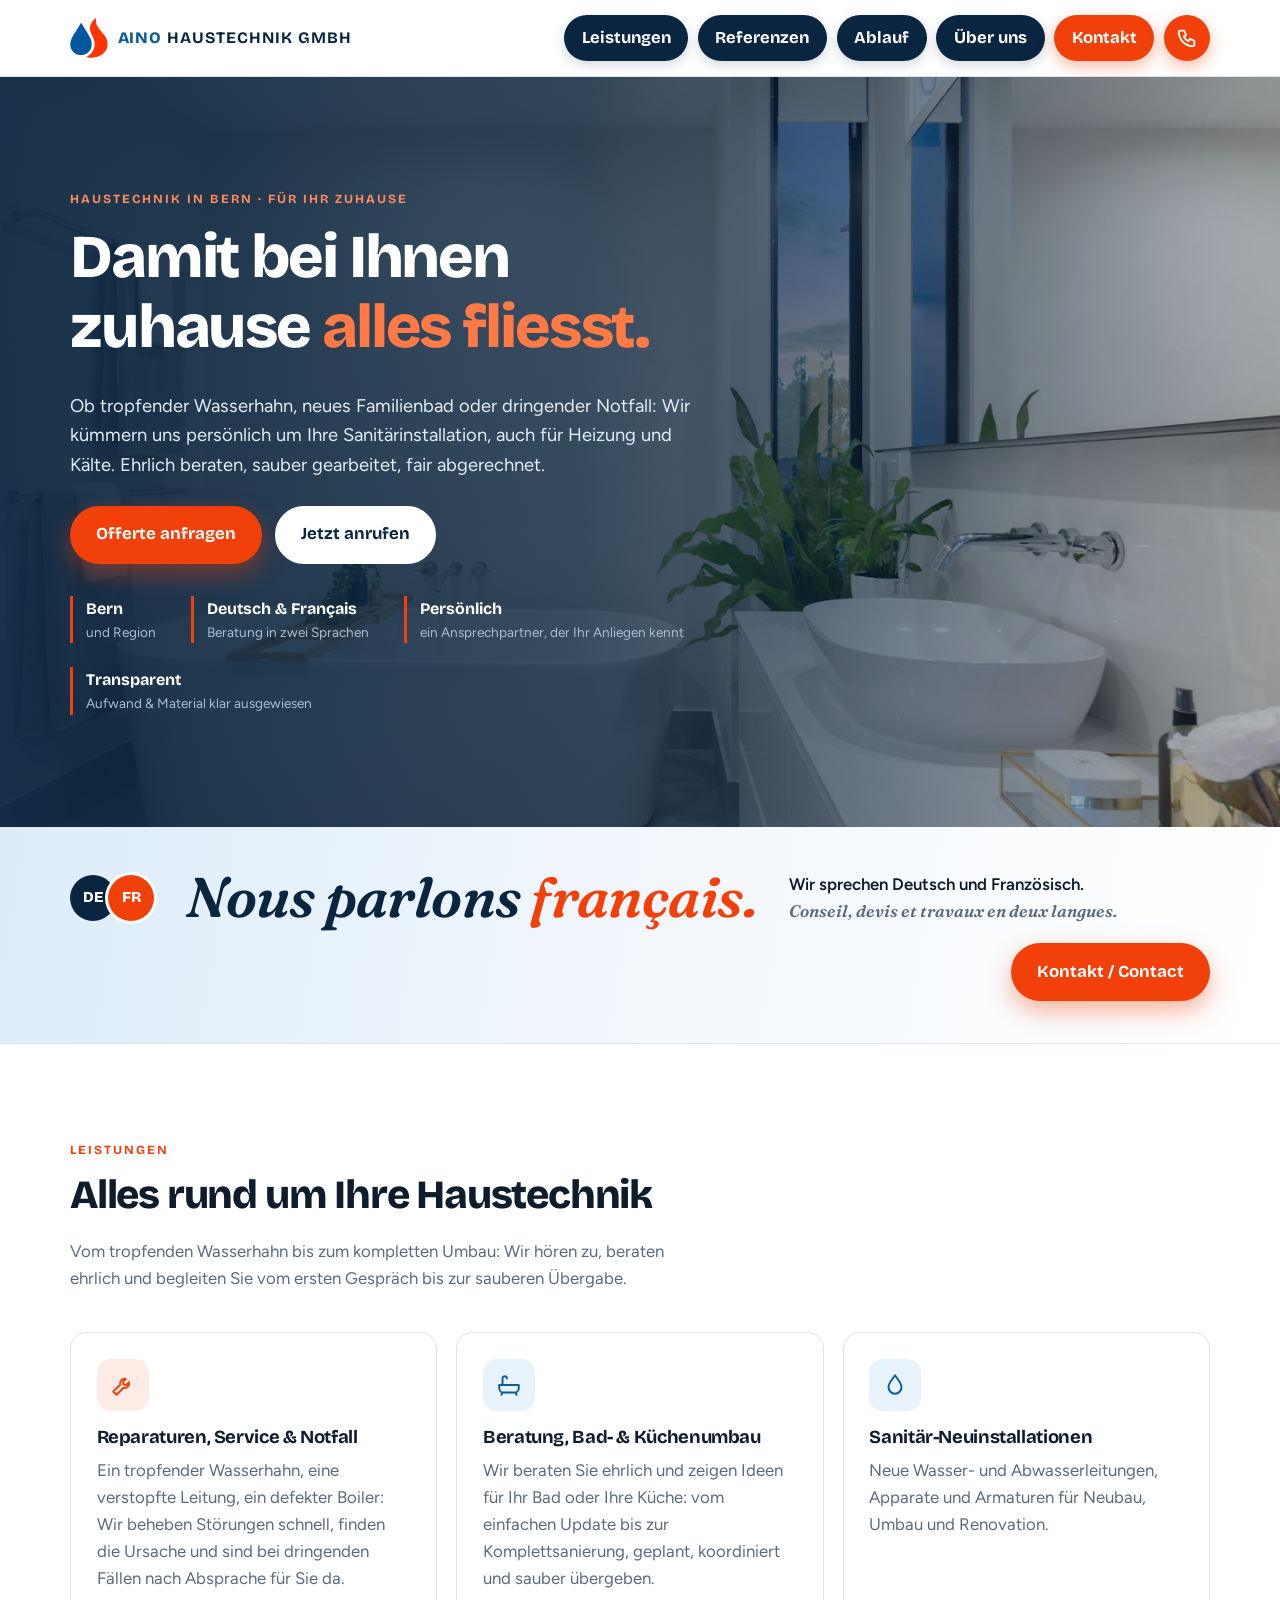
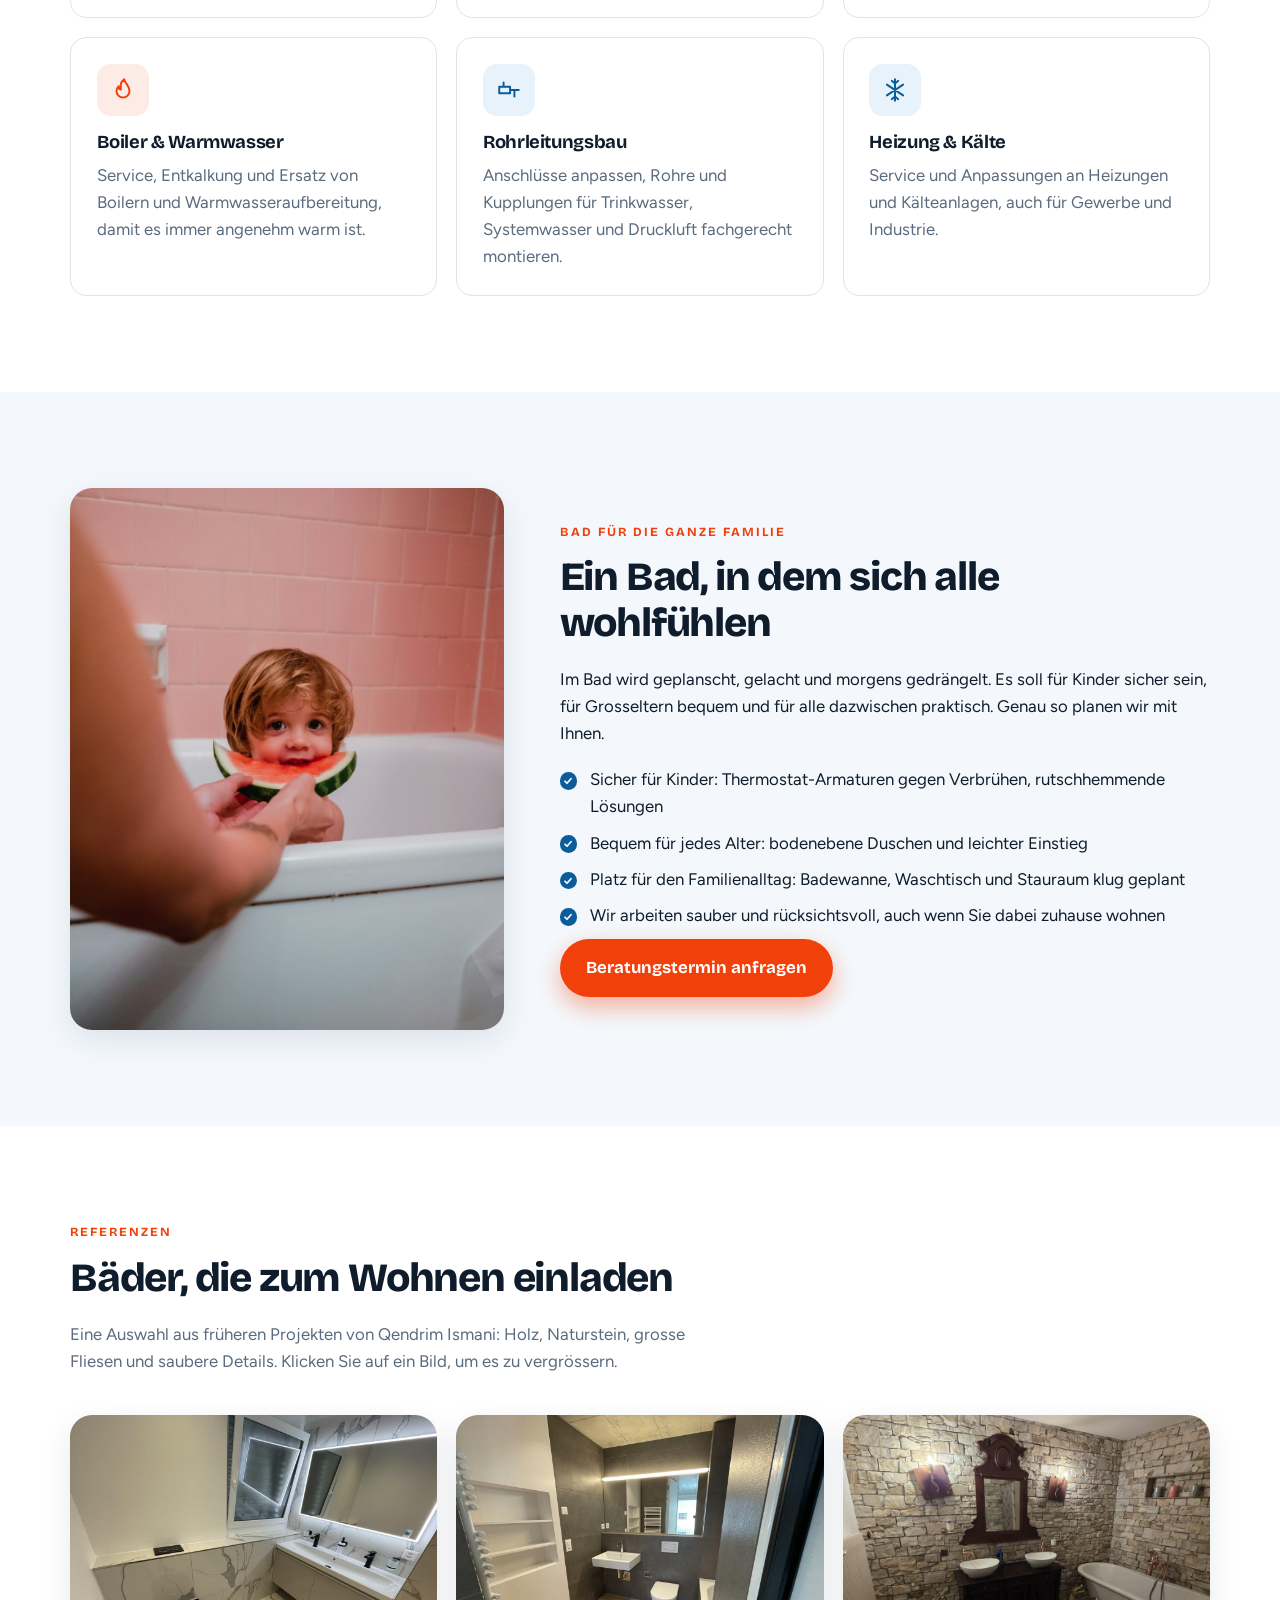
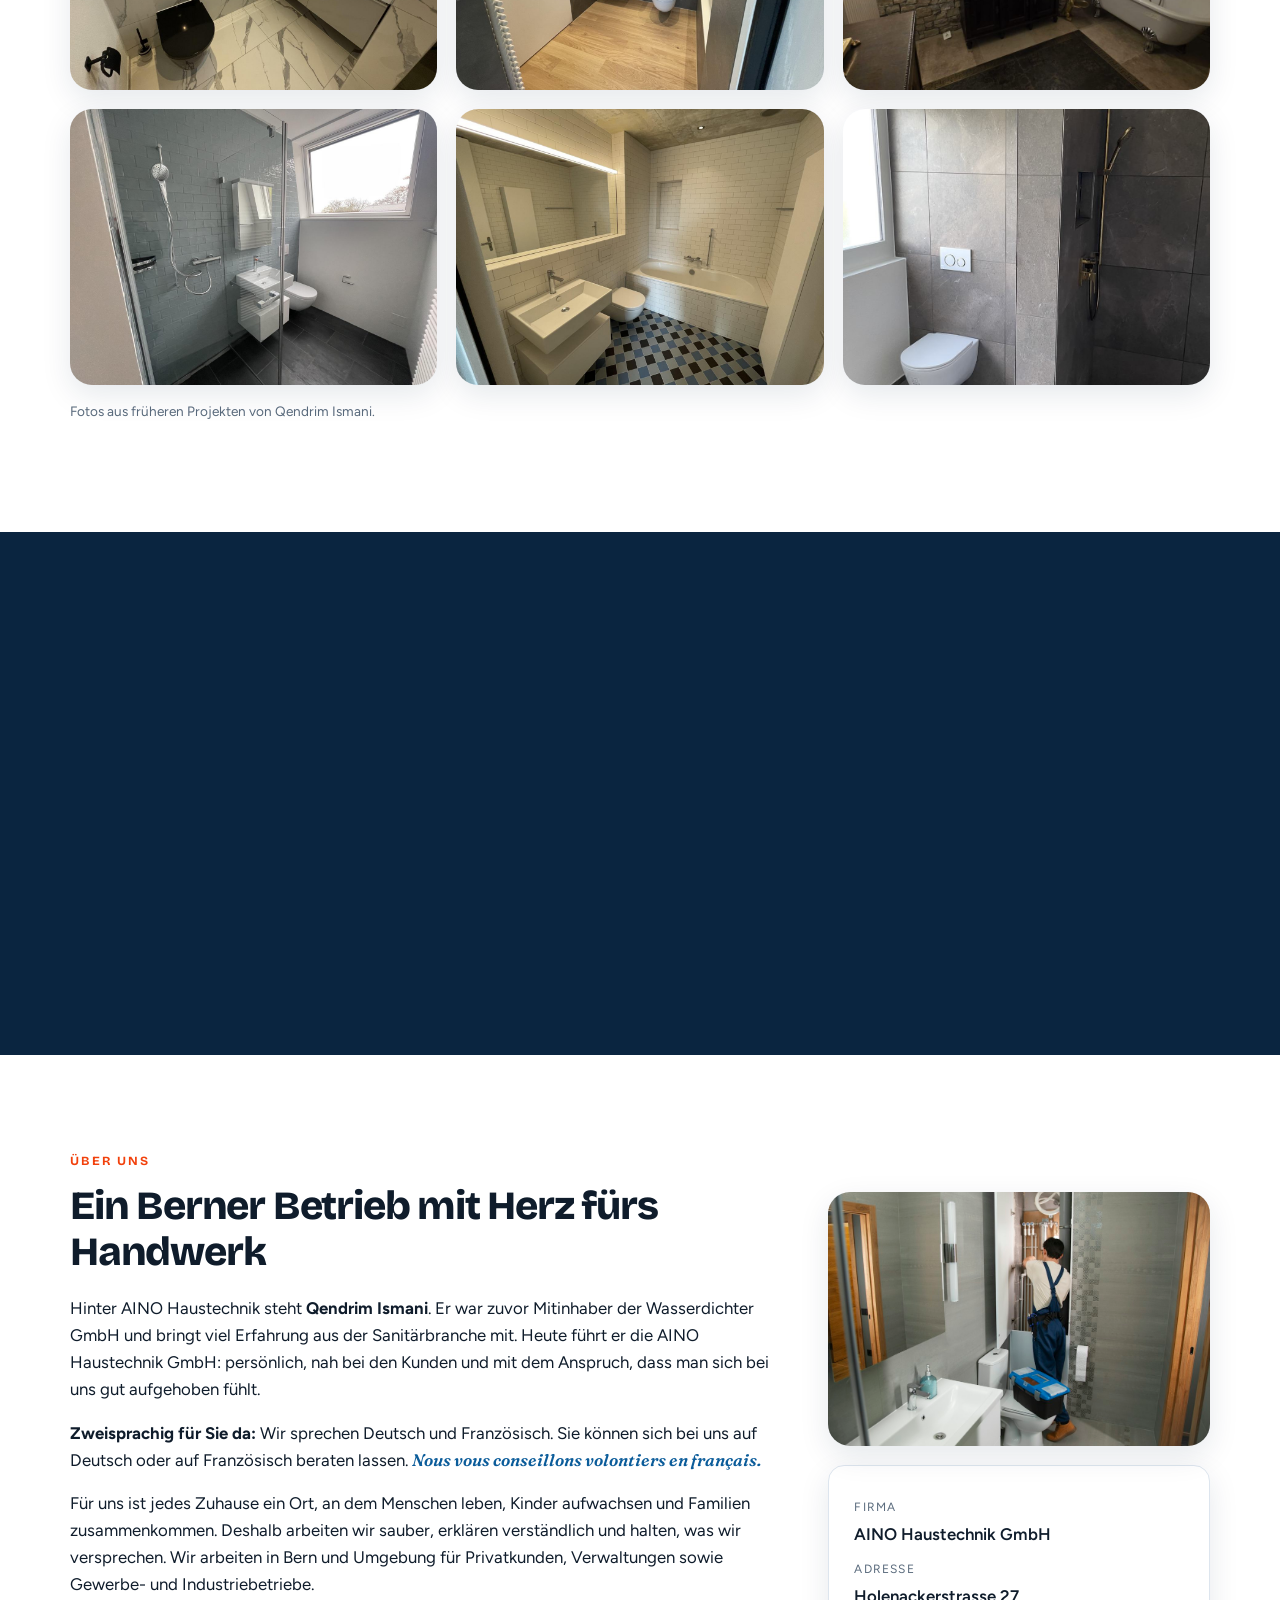
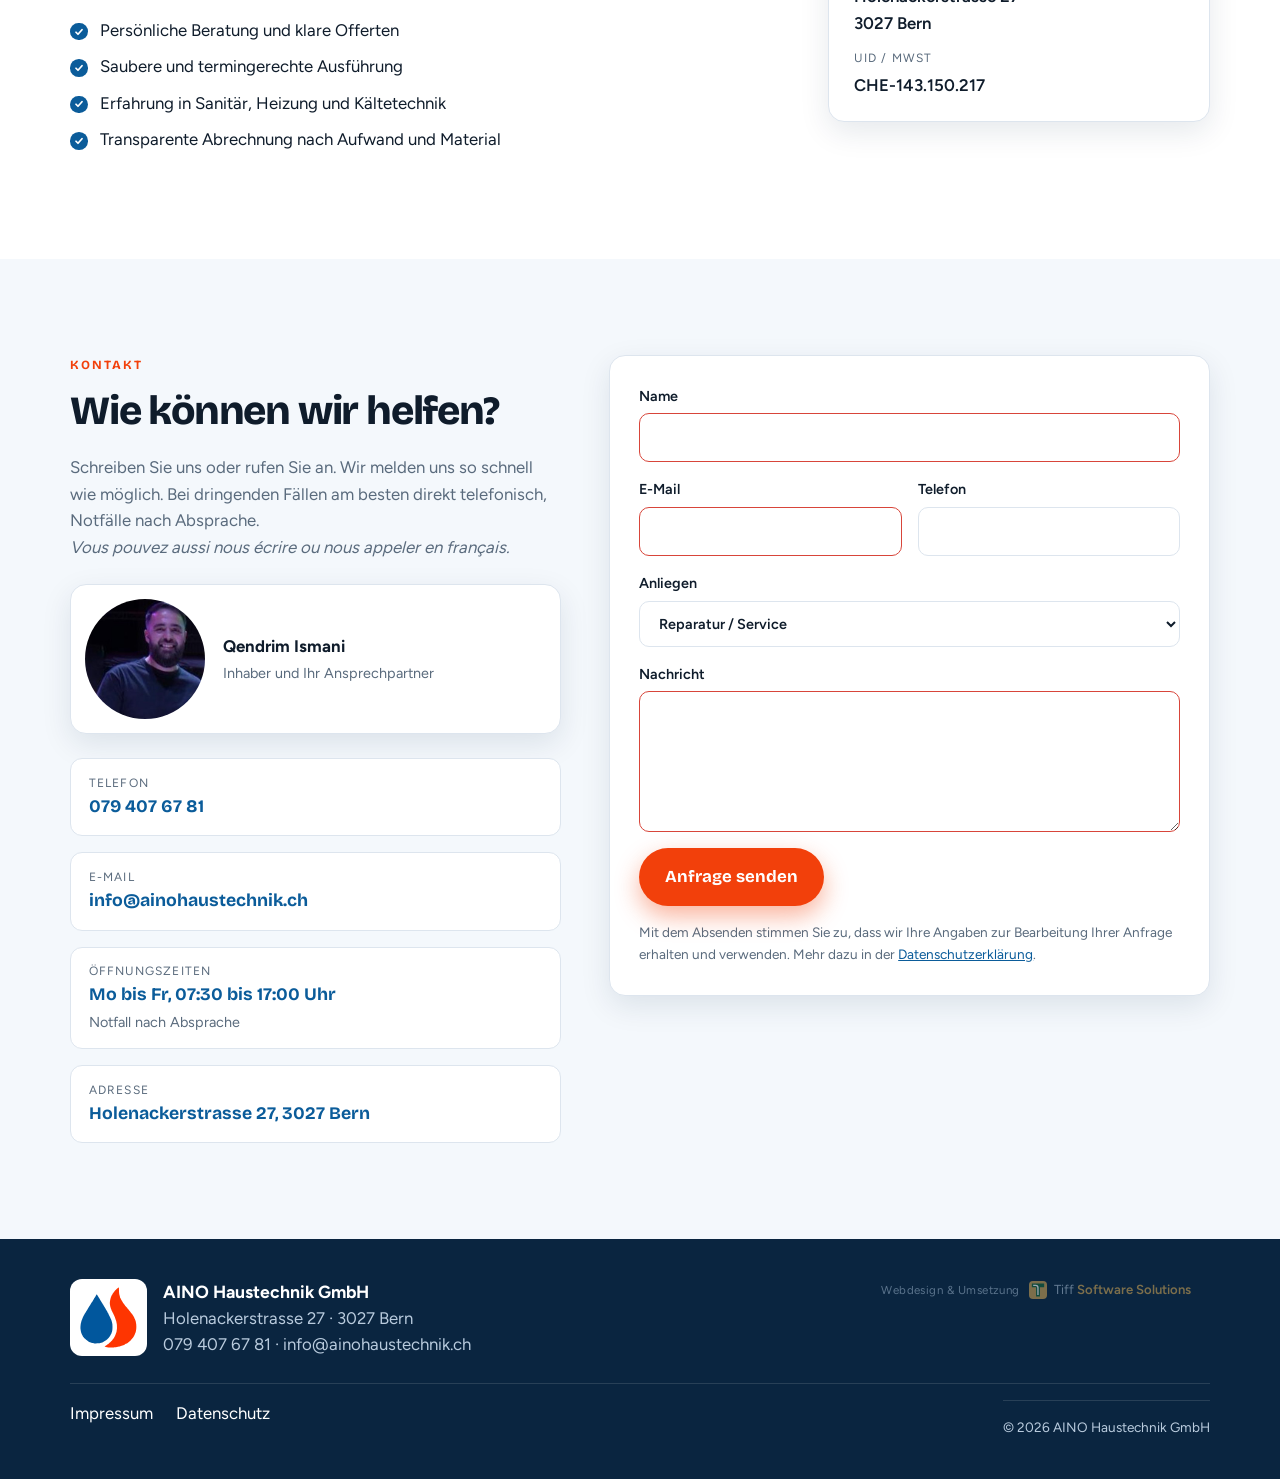
<file: index.html>
<!doctype html>
<html lang="de-CH">
<head>
<meta charset="utf-8">
<meta name="viewport" content="width=device-width, initial-scale=1">
<title>AINO Haustechnik GmbH – Sanitär, Heizung &amp; Kälte in Bern</title>
<meta name="description" content="AINO Haustechnik GmbH in Bern: Sanitär, Service, Umbau und Installation sowie Heizungs- und Kälteanlagen. Schnell, sauber, zuverlässig.">
<meta name="theme-color" content="#0a2540">
<link rel="canonical" href="https://ainohaustechnik.ch/">
<meta name="google-site-verification" content="8uuzMAc9fvc6Ovo-XEJW25BfplLQBhF3u_XENrbtjGo">
<meta property="og:type" content="website">
<meta property="og:locale" content="de_CH">
<meta property="og:url" content="https://ainohaustechnik.ch/">
<meta property="og:site_name" content="AINO Haustechnik GmbH">
<meta property="og:title" content="AINO Haustechnik GmbH – Bern">
<meta property="og:description" content="Sanitär, Service, Umbau sowie Heizung und Kälte in Bern.">
<meta property="og:image" content="https://ainohaustechnik.ch/assets/hero-bad.jpg">
<link rel="icon" type="image/svg+xml" href="assets/logo-symbol.svg?v=3">
<link rel="icon" type="image/png" href="assets/favicon.png?v=3">
<link rel="apple-touch-icon" href="assets/apple-touch-icon.png?v=3">
<script>document.documentElement.classList.add("js")</script>
<link rel="preload" as="image" href="assets/hero-bad.jpg" fetchpriority="high">
<link rel="preload" as="font" type="font/woff2" href="assets/fonts/bricolage-grotesque-latin-800-normal.woff2" crossorigin>
<link rel="preload" as="font" type="font/woff2" href="assets/fonts/figtree-latin-400-normal.woff2" crossorigin>
<link rel="stylesheet" href="style.css?v=9">
<script type="application/ld+json">
{
  "@context": "https://schema.org",
  "@type": "Plumber",
  "name": "AINO Haustechnik GmbH",
  "url": "https://ainohaustechnik.ch",
  "email": "info@ainohaustechnik.ch",
  "telephone": "+41794076781",
  "knowsLanguage": ["de", "fr"],
  "openingHoursSpecification": [{
    "@type": "OpeningHoursSpecification",
    "dayOfWeek": ["Monday", "Tuesday", "Wednesday", "Thursday", "Friday"],
    "opens": "07:30",
    "closes": "17:00"
  }],
  "address": {
    "@type": "PostalAddress",
    "streetAddress": "Holenackerstrasse 27",
    "postalCode": "3027",
    "addressLocality": "Bern",
    "addressCountry": "CH"
  }
}
</script>
</head>
<body>

<a class="skip" href="#inhalt">Zum Inhalt springen</a>

<header class="site-header" id="top">
  <div class="wrap header-inner">
    <a class="brand" href="#top" aria-label="AINO Haustechnik GmbH – Startseite">
      <img src="assets/logo-symbol.svg?v=3" alt="" width="38" height="40">
      <span class="brand-text"><strong>AINO</strong> HAUSTECHNIK GMBH</span>
    </a>
    <button class="nav-toggle" aria-expanded="false" aria-controls="nav" aria-label="Menü öffnen"><span></span><span></span><span></span></button>
    <nav id="nav" class="nav" aria-label="Hauptnavigation">
      <a href="#leistungen">Leistungen</a>
      <a href="#referenzen">Referenzen</a>
      <a href="#ablauf">Ablauf</a>
      <a href="#ueber-uns">Über uns</a>
      <a href="#kontakt">Kontakt</a>
      <a class="nav-phone" href="tel:+41794076781" aria-label="Anrufen: 079 407 67 81" title="079 407 67 81"><svg viewBox="0 0 24 24" aria-hidden="true"><path d="M5 4h4l2 5-2.500 1.500a11 11 0 0 0 5 5L15 13l5 2v4a2 2 0 0 1-2 2A16 16 0 0 1 3 6a2 2 0 0 1 2-2Z"/></svg></a>
    </nav>
  </div>
</header>

<main id="inhalt">

  <section class="hero hero-bg">
    <div class="wrap hero-grid hero-single">
      <div class="hero-copy">
        <p class="eyebrow">Haustechnik in Bern · für Ihr Zuhause</p>
        <h1>Damit bei Ihnen zuhause <span class="hl">alles fliesst.</span></h1>
        <p class="lead">Ob tropfender Wasserhahn, neues Familienbad oder dringender Notfall: Wir kümmern uns persönlich um Ihre Sanitärinstallation, auch für Heizung und Kälte. Ehrlich beraten, sauber gearbeitet, fair abgerechnet.</p>
        <div class="cta-row">
          <a class="btn btn-accent" href="#kontakt">Offerte anfragen</a>
          <a class="btn btn-ghost" href="tel:+41794076781">Jetzt anrufen</a>
        </div>
        <ul class="hero-facts">
          <li><strong>Bern</strong><span>und Region</span></li>
          <li><strong>Deutsch &amp; Français</strong><span>Beratung in zwei Sprachen</span></li>
          <li><strong>Persönlich</strong><span>ein Ansprechpartner, der Ihr Anliegen kennt</span></li>
          <li><strong>Transparent</strong><span>Aufwand &amp; Material klar ausgewiesen</span></li>
        </ul>
      </div>
      </div>
  </section>

  <section class="lang-band" aria-label="Sprachen / Langues">
    <div class="wrap lang-inner">
      <div class="lang-chips" aria-hidden="true"><span class="chip chip-de">DE</span><span class="chip chip-fr">FR</span></div>
      <p class="lang-fr" lang="fr">Nous parlons <span>français.</span></p>
      <p class="lang-de">Wir sprechen Deutsch und Französisch.<br><span lang="fr">Conseil, devis et travaux en deux langues.</span></p>
      <a class="btn btn-accent" href="#kontakt">Kontakt / Contact</a>
    </div>
  </section>

  <section class="section" id="leistungen">
    <div class="wrap">
      <div class="section-head" data-reveal>
        <p class="eyebrow">Leistungen</p>
        <h2>Alles rund um Ihre Haustechnik</h2>
        <p class="muted">Vom tropfenden Wasserhahn bis zum kompletten Umbau: Wir hören zu, beraten ehrlich und begleiten Sie vom ersten Gespräch bis zur sauberen Übergabe.</p>
      </div>
      <div class="cards">
        <article class="card" data-reveal>
          <div class="icon icon-warm" aria-hidden="true">
            <svg viewBox="0 0 24 24"><path d="M14.500 6.500a4 4 0 0 0-5 5L3 18l3 3 6.500-6.500a4 4 0 0 0 5-5l-2.500 2.500-2.500-.5-.5-2.500Z"/></svg>
          </div>
          <h3>Reparaturen, Service &amp; Notfall</h3>
          <p>Ein tropfender Wasserhahn, eine verstopfte Leitung, ein defekter Boiler: Wir beheben Störungen schnell, finden die Ursache und sind bei dringenden Fällen nach Absprache für Sie da.</p>
        </article>
        <article class="card" data-reveal>
          <div class="icon" aria-hidden="true">
            <svg viewBox="0 0 24 24"><path d="M3 12h18v3a4 4 0 0 1-4 4H7a4 4 0 0 1-4-4v-3ZM6 12V6a2 2 0 0 1 4 0M6 19l-1 2M18 19l1 2"/></svg>
          </div>
          <h3>Beratung, Bad- &amp; Küchenumbau</h3>
          <p>Wir beraten Sie ehrlich und zeigen Ideen für Ihr Bad oder Ihre Küche: vom einfachen Update bis zur Komplettsanierung, geplant, koordiniert und sauber übergeben.</p>
        </article>
        <article class="card" data-reveal>
          <div class="icon" aria-hidden="true">
            <svg viewBox="0 0 24 24"><path d="M12 3c-3 4.5-6 7.2-6 11a6 6 0 0 0 12 0c0-3.800-3-6.500-6-11Z"/></svg>
          </div>
          <h3>Sanitär-Neuinstallationen</h3>
          <p>Neue Wasser- und Abwasserleitungen, Apparate und Armaturen für Neubau, Umbau und Renovation.</p>
        </article>
        <article class="card" data-reveal>
          <div class="icon icon-warm" aria-hidden="true">
            <svg viewBox="0 0 24 24"><path d="M13 2c1 4 5 6 5 11a6 6 0 0 1-12 0c0-2 1-3.500 2-4.500 0 2 1 3 2 3 0-4-1-6 3-9.500Z"/></svg>
          </div>
          <h3>Boiler &amp; Warmwasser</h3>
          <p>Service, Entkalkung und Ersatz von Boilern und Warmwasseraufbereitung, damit es immer angenehm warm ist.</p>
        </article>
        <article class="card" data-reveal>
          <div class="icon" aria-hidden="true">
            <svg viewBox="0 0 24 24"><path d="M3 9h10v6H3zM13 12h8M7 9V5M17 12v6"/></svg>
          </div>
          <h3>Rohrleitungsbau</h3>
          <p>Anschlüsse anpassen, Rohre und Kupplungen für Trinkwasser, Systemwasser und Druckluft fachgerecht montieren.</p>
        </article>
        <article class="card" data-reveal>
          <div class="icon" aria-hidden="true">
            <svg viewBox="0 0 24 24"><path d="M12 2v20M4.500 7l15 10M19.500 7l-15 10M9 3.500l3 2.500 3-2.500M9 20.500l3-2.500 3 2.500"/></svg>
          </div>
          <h3>Heizung &amp; Kälte</h3>
          <p>Service und Anpassungen an Heizungen und Kälteanlagen, auch für Gewerbe und Industrie.</p>
        </article>
      </div>
    </div>
  </section>

  <section class="section section-tint" id="familie">
    <div class="wrap split">
      <figure class="photo-frame tall" data-reveal>
        <img src="assets/familie-kind-bad.jpg" alt="Kleines Kind isst in der Badewanne eine Wassermelone" width="1000" height="1250" loading="lazy">
      </figure>
      <div data-reveal>
        <p class="eyebrow">Bad für die ganze Familie</p>
        <h2>Ein Bad, in dem sich alle wohlfühlen</h2>
        <p>Im Bad wird geplanscht, gelacht und morgens gedrängelt. Es soll für Kinder sicher sein, für Grosseltern bequem und für alle dazwischen praktisch. Genau so planen wir mit Ihnen.</p>
        <ul class="checks">
          <li>Sicher für Kinder: Thermostat-Armaturen gegen Verbrühen, rutschhemmende Lösungen</li>
          <li>Bequem für jedes Alter: bodenebene Duschen und leichter Einstieg</li>
          <li>Platz für den Familienalltag: Badewanne, Waschtisch und Stauraum klug geplant</li>
          <li>Wir arbeiten sauber und rücksichtsvoll, auch wenn Sie dabei zuhause wohnen</li>
        </ul>
        <a class="btn btn-accent" href="#kontakt">Beratungstermin anfragen</a>
      </div>
    </div>
  </section>

  <section class="section" id="referenzen">
    <div class="wrap">
      <div class="section-head" data-reveal>
        <p class="eyebrow">Referenzen</p>
        <h2>Bäder, die zum Wohnen einladen</h2>
        <p class="muted">Eine Auswahl aus früheren Projekten von Qendrim Ismani: Holz, Naturstein, grosse Fliesen und saubere Details. Klicken Sie auf ein Bild, um es zu vergrössern.</p>
      </div>
      <div class="gallery">
        <figure class="photo-frame ref" data-reveal data-lightbox><img src="assets/ref-marmor.jpg" alt="Bad mit Marmor-Optik, Wandspiegel und Doppelwaschtisch" width="1200" height="900" loading="lazy"><figcaption>Marmor-Optik und Wandspiegel</figcaption></figure>
        <figure class="photo-frame ref" data-reveal data-lightbox><img src="assets/ref-holz-nische.jpg" alt="Bad mit Holzboden, grauen Wandfliesen und Handtuchradiator" width="1200" height="900" loading="lazy"><figcaption>Holzboden, Nische und Handtuchradiator</figcaption></figure>
        <figure class="photo-frame ref" data-reveal data-lightbox><img src="assets/ref-naturstein.jpg" alt="Bad mit Natursteinwand und freistehender Badewanne" width="1200" height="900" loading="lazy"><figcaption>Natursteinwand mit freistehender Wanne</figcaption></figure>
        <figure class="photo-frame ref" data-reveal data-lightbox><img src="assets/ref-dusche-fenster.jpg" alt="Dusche mit Glasabtrennung und Fenster" width="1200" height="900" loading="lazy"><figcaption>Dusche mit Glas und Tageslicht</figcaption></figure>
        <figure class="photo-frame ref" data-reveal data-lightbox><img src="assets/ref-metro.jpg" alt="Bad mit weissen Metro-Fliesen und Bodenmuster" width="1200" height="900" loading="lazy"><figcaption>Metro-Fliesen und Bodenmuster</figcaption></figure>
        <figure class="photo-frame ref" data-reveal data-lightbox><img src="assets/ref-dusche-gold.jpg" alt="Dusche mit Natursteinfliesen und goldener Armatur" width="1200" height="900" loading="lazy"><figcaption>Natursteinfliesen mit goldener Armatur</figcaption></figure>
      </div>
      <p class="small muted gallery-note">Fotos aus früheren Projekten von Qendrim Ismani.</p>
    </div>
  </section>

  <section class="section section-dark" id="ablauf">
    <div class="wrap">
      <div class="section-head" data-reveal>
        <p class="eyebrow">So arbeiten wir</p>
        <h2>In vier Schritten zur Lösung</h2>
      </div>
      <ol class="steps">
        <li data-reveal><span class="num">1</span><h3>Anfrage</h3><p>Sie schildern uns Ihr Anliegen – per Telefon, E-Mail oder Formular.</p></li>
        <li data-reveal><span class="num">2</span><h3>Beurteilung</h3><p>Wir schauen uns die Situation an und erstellen eine klare Offerte.</p></li>
        <li data-reveal><span class="num">3</span><h3>Ausführung</h3><p>Fachgerechte, saubere Umsetzung mit geprüftem Material.</p></li>
        <li data-reveal><span class="num">4</span><h3>Abnahme</h3><p>Funktionskontrolle, Übergabe und transparente Rechnung.</p></li>
      </ol>
    </div>
  </section>

  <section class="section" id="ueber-uns">
    <div class="wrap about">
      <div data-reveal>
        <p class="eyebrow">Über uns</p>
        <h2>Ein Berner Betrieb mit Herz fürs Handwerk</h2>
        <p>Hinter AINO Haustechnik steht <strong>Qendrim Ismani</strong>. Er war zuvor Mitinhaber der Wasserdichter GmbH und bringt viel Erfahrung aus der Sanitärbranche mit. Heute führt er die AINO Haustechnik GmbH: persönlich, nah bei den Kunden und mit dem Anspruch, dass man sich bei uns gut aufgehoben fühlt.</p>
        <p><strong>Zweisprachig für Sie da:</strong> Wir sprechen Deutsch und Französisch. Sie können sich bei uns auf Deutsch oder auf Französisch beraten lassen. <em lang="fr" class="fr-note">Nous vous conseillons volontiers en français.</em></p>
        <p>Für uns ist jedes Zuhause ein Ort, an dem Menschen leben, Kinder aufwachsen und Familien zusammenkommen. Deshalb arbeiten wir sauber, erklären verständlich und halten, was wir versprechen. Wir arbeiten in Bern und Umgebung für Privatkunden, Verwaltungen sowie Gewerbe- und Industriebetriebe.</p>
        <ul class="checks">
          <li>Persönliche Beratung und klare Offerten</li>
          <li>Saubere und termingerechte Ausführung</li>
          <li>Erfahrung in Sanitär, Heizung und Kältetechnik</li>
          <li>Transparente Abrechnung nach Aufwand und Material</li>
        </ul>
      </div>
      <div data-reveal>
        <figure class="photo-frame about-photo">
          <img src="assets/installateur-bad.jpg" alt="Sanitärinstallateur bei der Arbeit in einem Badezimmer" width="1000" height="667" loading="lazy">
        </figure>
        <aside class="about-card">
          <dl>
            <dt>Firma</dt><dd>AINO Haustechnik GmbH</dd>
            <dt>Adresse</dt><dd>Holenackerstrasse 27<br>3027 Bern</dd>
            <dt>UID / MWST</dt><dd>CHE-143.150.217</dd>
          </dl>
        </aside>
      </div>
    </div>
  </section>

  <!--
    TEAM (deaktiviert, Platzhalter fuer spaeter)
    Erst einschalten, wenn echte Mitarbeitende mit Foto und Einverstaendnis vorliegen:
    <section class="section" id="team">
      <div class="wrap">
        <div class="section-head"><p class="eyebrow">Team</p><h2>Unsere Leute</h2></div>
        <div class="cards">
          <article class="card"><img src="assets/team-1.jpg" alt="Name, Funktion" width="400" height="400" loading="lazy"><h3>Name</h3><p>Funktion · Sprachen</p></article>
        </div>
      </div>
    </section>
  -->

  <section class="section section-tint" id="kontakt">
    <div class="wrap contact">
      <div>
        <p class="eyebrow">Kontakt</p>
        <h2>Wie können wir helfen?</h2>
        <p class="muted">Schreiben Sie uns oder rufen Sie an. Wir melden uns so schnell wie möglich. Bei dringenden Fällen am besten direkt telefonisch, Notfälle nach Absprache.<br><em lang="fr">Vous pouvez aussi nous écrire ou nous appeler en français.</em></p>
        <div class="person" data-reveal>
          <img src="assets/qendrim.jpg" alt="Qendrim Ismani, Inhaber AINO Haustechnik" width="395" height="540" loading="lazy">
          <div><strong>Qendrim Ismani</strong><span>Inhaber und Ihr Ansprechpartner</span></div>
        </div>
        <ul class="contact-list">
          <li><span>Telefon</span><a href="tel:+41794076781">079 407 67 81</a></li>
          <li><span>E-Mail</span><a href="mailto:info@ainohaustechnik.ch">info@ainohaustechnik.ch</a></li>
          <li><span>Öffnungszeiten</span><b class="ci">Mo bis Fr, 07:30 bis 17:00 Uhr</b><small class="cn">Notfall nach Absprache</small></li>
          <li><span>Adresse</span><a href="https://www.google.com/maps/search/?api=1&amp;query=Holenackerstrasse+27+3027+Bern" target="_blank" rel="noopener">Holenackerstrasse 27, 3027 Bern</a></li>
        </ul>
      </div>
      <form class="form" id="kontaktform" action="kontakt.php" method="post" novalidate>
        <div class="hp" aria-hidden="true"><label>Webseite<input name="website" type="text" tabindex="-1" autocomplete="off"></label></div>
        <input type="hidden" name="ts" value="">
        <label>Name<input name="name" type="text" autocomplete="name" required maxlength="100"></label>
        <div class="row">
          <label>E-Mail<input name="email" type="email" autocomplete="email" required></label>
          <label>Telefon<input name="telefon" type="tel" autocomplete="tel" maxlength="40"></label>
        </div>
        <label>Anliegen
          <select name="anliegen">
            <option>Reparatur / Service</option>
            <option>Bad- / Küchenumbau</option>
            <option>Sanitär-Neuinstallation</option>
            <option>Boiler / Warmwasser</option>
            <option>Heizung / Kälte</option>
            <option>Sonstiges</option>
          </select>
        </label>
        <label>Nachricht<textarea name="nachricht" rows="5" required minlength="5" maxlength="5000"></textarea></label>
        <div class="form-status" id="formstatus" role="status" aria-live="polite" hidden></div>
        <button class="btn btn-accent" type="submit">Anfrage senden</button>
        <p class="small muted">Mit dem Absenden stimmen Sie zu, dass wir Ihre Angaben zur Bearbeitung Ihrer Anfrage erhalten und verwenden. Mehr dazu in der <a href="datenschutz.html">Datenschutzerklärung</a>.</p>
      </form>
    </div>
  </section>

</main>

<footer class="site-footer">
  <div class="wrap footer-inner">
    <div class="footer-top">
      <div class="foot-brand">
        <img src="assets/logo-symbol.svg?v=3" alt="AINO Haustechnik GmbH" width="34" height="36">
        <p><strong>AINO Haustechnik GmbH</strong><br>Holenackerstrasse 27 · 3027 Bern<br>079 407 67 81 · info@ainohaustechnik.ch</p>
      </div>
      <a class="tiff-credit" href="https://tiff-software-solutions.com" target="_blank" rel="noopener" aria-label="Webdesign und Umsetzung: TIFF Software Solutions"><span class="tiff-brand"><span class="tiff-label">Webdesign &amp; Umsetzung</span><img src="assets/tiff-logo.svg" alt="" width="18" height="18"><span>Tiff <b>Software Solutions</b></span></span></a>
    </div>
    <div class="footer-bottom">
      <nav aria-label="Rechtliches">
        <a href="impressum.html">Impressum</a>
        <a href="datenschutz.html">Datenschutz</a>
      </nav>
      <p class="small">© <span id="year">2026</span> AINO Haustechnik GmbH</p>
    </div>
  </div>
</footer>

<button class="to-top" id="toTop" aria-label="Nach oben" hidden>
  <svg viewBox="0 0 24 24" aria-hidden="true"><path d="M6 14l6-6 6 6"/></svg>
</button>
<a class="call-bar" href="tel:+41794076781" aria-label="Jetzt anrufen">
  <svg viewBox="0 0 24 24" aria-hidden="true"><path d="M5 4h4l2 5-2.500 1.500a11 11 0 0 0 5 5L15 13l5 2v4a2 2 0 0 1-2 2A16 16 0 0 1 3 6a2 2 0 0 1 2-2Z"/></svg>
  <span>Jetzt anrufen</span>
</a>

<div class="logo-follow" aria-hidden="true"><img src="assets/logo-symbol.svg?v=3" alt="" width="20" height="21"></div>
<script src="script.js?v=9"></script>
</body>
</html>
</file>
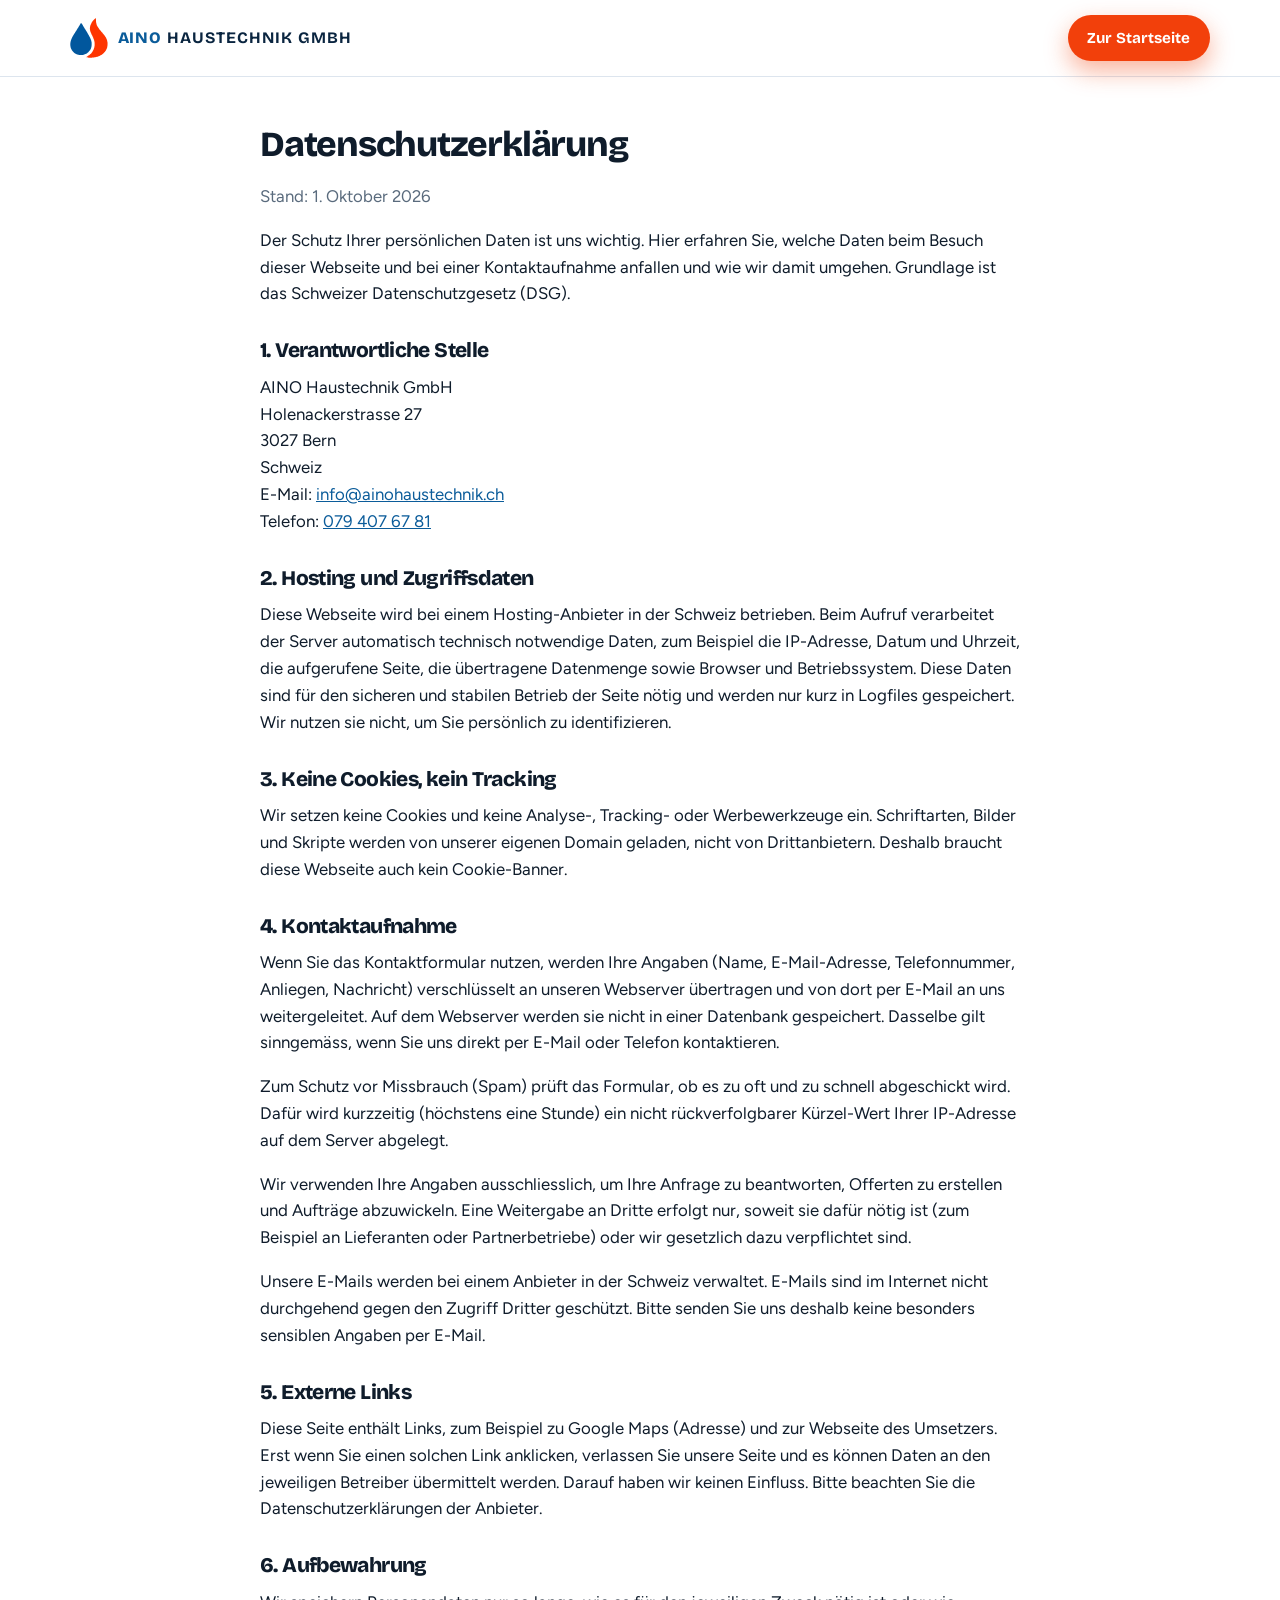
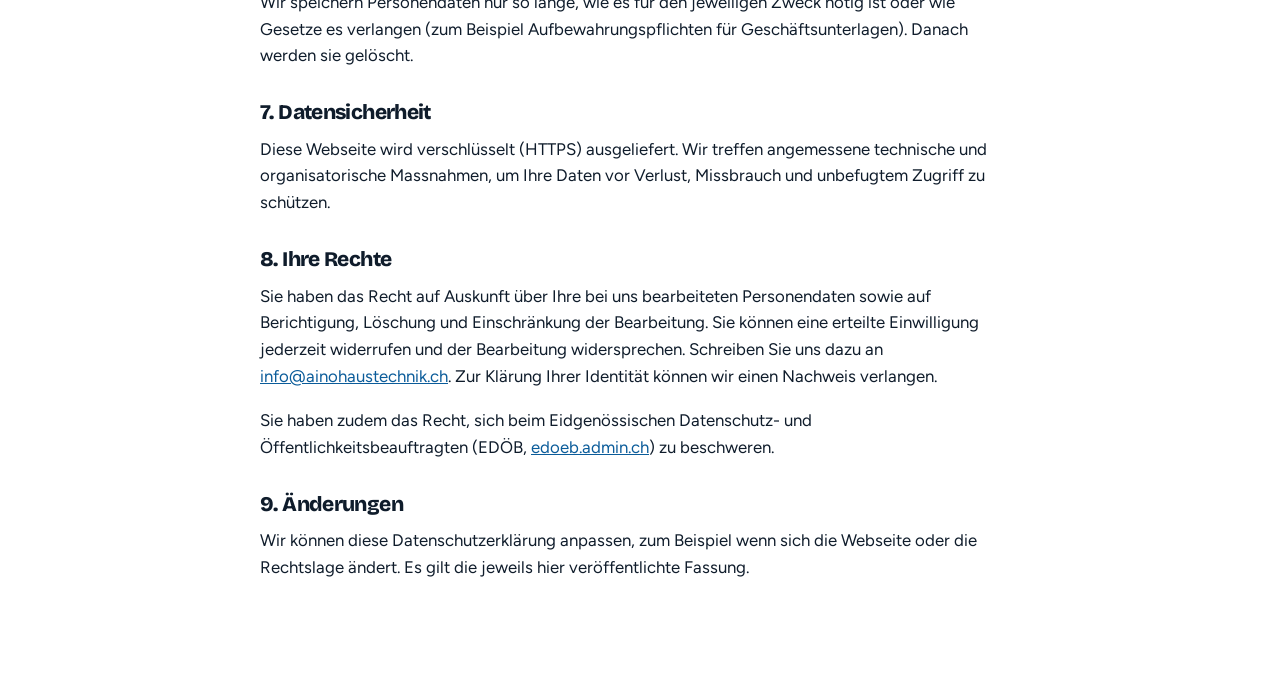
<file: datenschutz.html>
<!doctype html>
<html lang="de-CH">
<head>
<meta charset="utf-8">
<meta name="viewport" content="width=device-width, initial-scale=1">
<title>Datenschutz – AINO Haustechnik GmbH</title>
<meta name="robots" content="noindex">
<link rel="icon" type="image/svg+xml" href="assets/logo-symbol.svg?v=3">
<link rel="icon" type="image/png" href="assets/favicon.png?v=3">
<link rel="stylesheet" href="style.css?v=9">
</head>
<body>
<header class="site-header"><div class="wrap header-inner">
<a class="brand" href="index.html"><img src="assets/logo-symbol.svg?v=3" alt="" width="38" height="40"><span class="brand-text"><strong>AINO</strong> HAUSTECHNIK GMBH</span></a>
<a class="btn btn-accent btn-sm" href="index.html">Zur Startseite</a>
</div></header>
<main class="wrap legal">
<h1>Datenschutzerklärung</h1>
<p class="muted">Stand: 1. Oktober 2026</p>
<p>Der Schutz Ihrer persönlichen Daten ist uns wichtig. Hier erfahren Sie, welche Daten beim Besuch dieser Webseite und bei einer Kontaktaufnahme anfallen und wie wir damit umgehen. Grundlage ist das Schweizer Datenschutzgesetz (DSG).</p>

<h2>1. Verantwortliche Stelle</h2>
<p>AINO Haustechnik GmbH<br>Holenackerstrasse 27<br>3027 Bern<br>Schweiz<br>E-Mail: <a href="mailto:info@ainohaustechnik.ch">info@ainohaustechnik.ch</a><br>Telefon: <a href="tel:+41794076781">079 407 67 81</a></p>

<h2>2. Hosting und Zugriffsdaten</h2>
<p>Diese Webseite wird bei einem Hosting-Anbieter in der Schweiz betrieben. Beim Aufruf verarbeitet der Server automatisch technisch notwendige Daten, zum Beispiel die IP-Adresse, Datum und Uhrzeit, die aufgerufene Seite, die übertragene Datenmenge sowie Browser und Betriebssystem. Diese Daten sind für den sicheren und stabilen Betrieb der Seite nötig und werden nur kurz in Logfiles gespeichert. Wir nutzen sie nicht, um Sie persönlich zu identifizieren.</p>

<h2>3. Keine Cookies, kein Tracking</h2>
<p>Wir setzen keine Cookies und keine Analyse-, Tracking- oder Werbewerkzeuge ein. Schriftarten, Bilder und Skripte werden von unserer eigenen Domain geladen, nicht von Drittanbietern. Deshalb braucht diese Webseite auch kein Cookie-Banner.</p>

<h2>4. Kontaktaufnahme</h2>
<p>Wenn Sie das Kontaktformular nutzen, werden Ihre Angaben (Name, E-Mail-Adresse, Telefonnummer, Anliegen, Nachricht) verschlüsselt an unseren Webserver übertragen und von dort per E-Mail an uns weitergeleitet. Auf dem Webserver werden sie nicht in einer Datenbank gespeichert. Dasselbe gilt sinngemäss, wenn Sie uns direkt per E-Mail oder Telefon kontaktieren.</p>
<p>Zum Schutz vor Missbrauch (Spam) prüft das Formular, ob es zu oft und zu schnell abgeschickt wird. Dafür wird kurzzeitig (höchstens eine Stunde) ein nicht rückverfolgbarer Kürzel-Wert Ihrer IP-Adresse auf dem Server abgelegt.</p>
<p>Wir verwenden Ihre Angaben ausschliesslich, um Ihre Anfrage zu beantworten, Offerten zu erstellen und Aufträge abzuwickeln. Eine Weitergabe an Dritte erfolgt nur, soweit sie dafür nötig ist (zum Beispiel an Lieferanten oder Partnerbetriebe) oder wir gesetzlich dazu verpflichtet sind.</p>
<p>Unsere E-Mails werden bei einem Anbieter in der Schweiz verwaltet. E-Mails sind im Internet nicht durchgehend gegen den Zugriff Dritter geschützt. Bitte senden Sie uns deshalb keine besonders sensiblen Angaben per E-Mail.</p>

<h2>5. Externe Links</h2>
<p>Diese Seite enthält Links, zum Beispiel zu Google Maps (Adresse) und zur Webseite des Umsetzers. Erst wenn Sie einen solchen Link anklicken, verlassen Sie unsere Seite und es können Daten an den jeweiligen Betreiber übermittelt werden. Darauf haben wir keinen Einfluss. Bitte beachten Sie die Datenschutzerklärungen der Anbieter.</p>

<h2>6. Aufbewahrung</h2>
<p>Wir speichern Personendaten nur so lange, wie es für den jeweiligen Zweck nötig ist oder wie Gesetze es verlangen (zum Beispiel Aufbewahrungspflichten für Geschäftsunterlagen). Danach werden sie gelöscht.</p>

<h2>7. Datensicherheit</h2>
<p>Diese Webseite wird verschlüsselt (HTTPS) ausgeliefert. Wir treffen angemessene technische und organisatorische Massnahmen, um Ihre Daten vor Verlust, Missbrauch und unbefugtem Zugriff zu schützen.</p>

<h2>8. Ihre Rechte</h2>
<p>Sie haben das Recht auf Auskunft über Ihre bei uns bearbeiteten Personendaten sowie auf Berichtigung, Löschung und Einschränkung der Bearbeitung. Sie können eine erteilte Einwilligung jederzeit widerrufen und der Bearbeitung widersprechen. Schreiben Sie uns dazu an <a href="mailto:info@ainohaustechnik.ch">info@ainohaustechnik.ch</a>. Zur Klärung Ihrer Identität können wir einen Nachweis verlangen.</p>
<p>Sie haben zudem das Recht, sich beim Eidgenössischen Datenschutz- und Öffentlichkeitsbeauftragten (EDÖB, <a href="https://www.edoeb.admin.ch" target="_blank" rel="noopener">edoeb.admin.ch</a>) zu beschweren.</p>

<h2>9. Änderungen</h2>
<p>Wir können diese Datenschutzerklärung anpassen, zum Beispiel wenn sich die Webseite oder die Rechtslage ändert. Es gilt die jeweils hier veröffentlichte Fassung.</p>
</main>
</body>
</html>
</file>
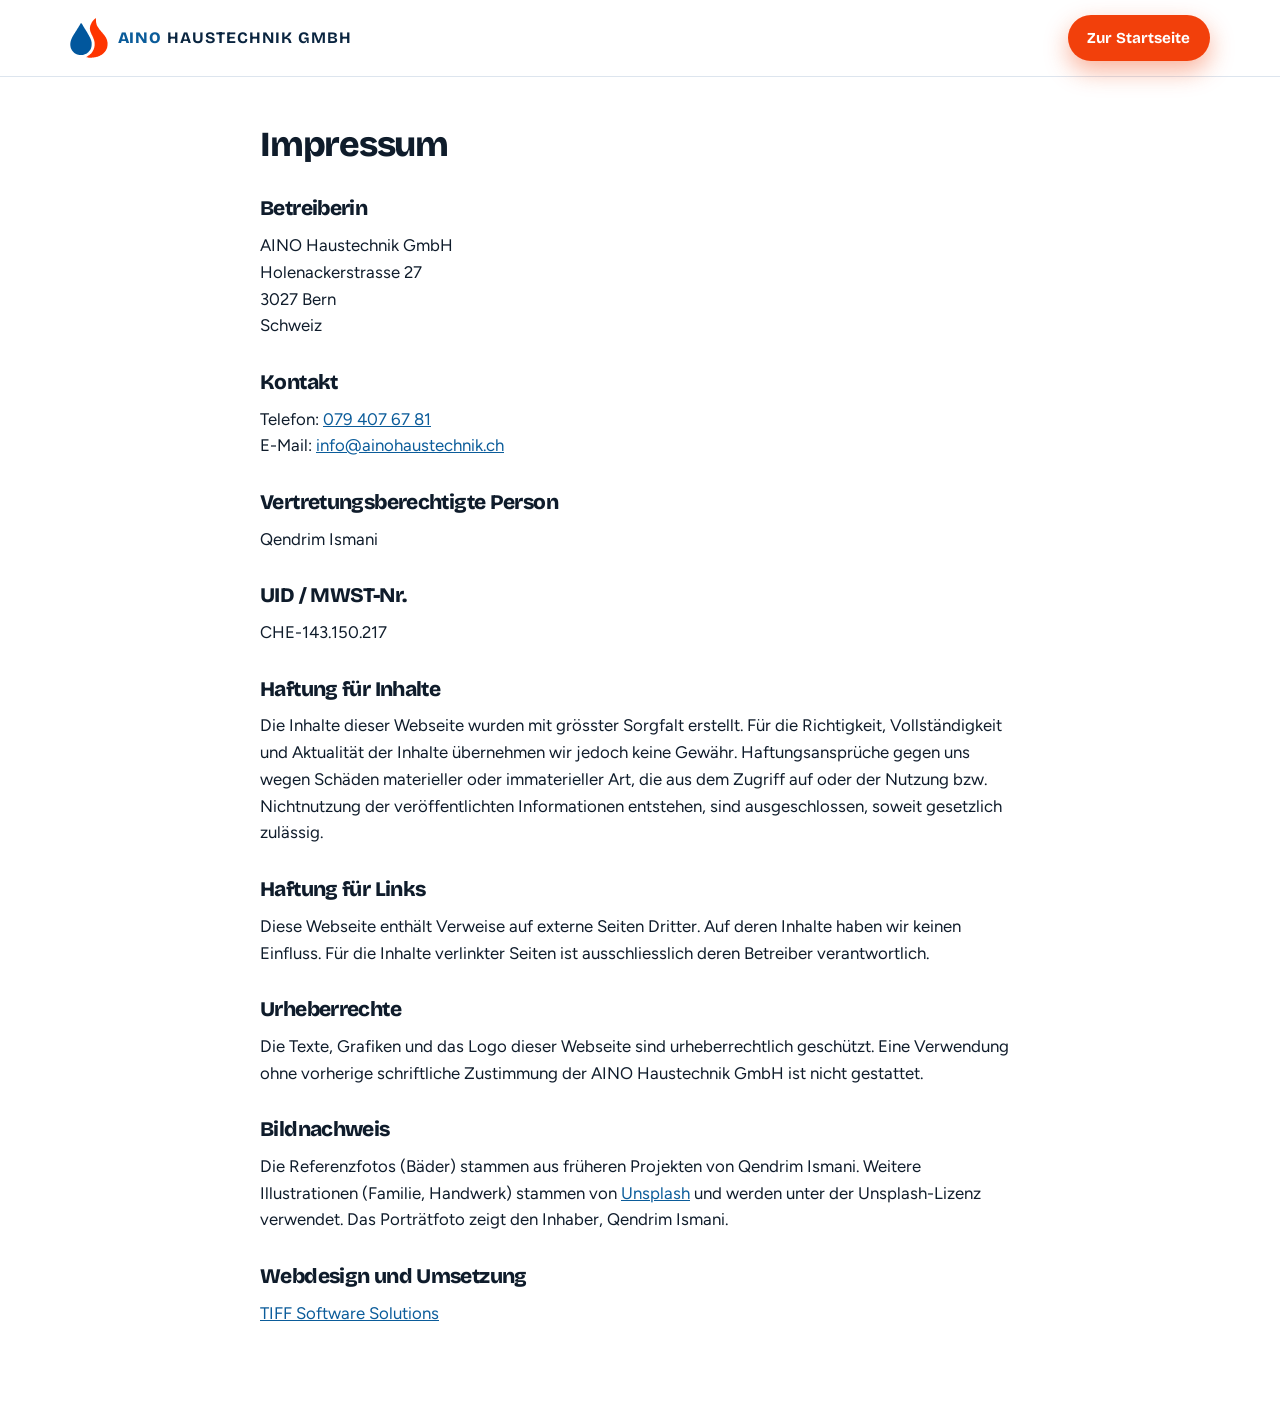
<file: impressum.html>
<!doctype html>
<html lang="de-CH">
<head>
<meta charset="utf-8">
<meta name="viewport" content="width=device-width, initial-scale=1">
<title>Impressum – AINO Haustechnik GmbH</title>
<meta name="robots" content="noindex">
<link rel="icon" type="image/svg+xml" href="assets/logo-symbol.svg?v=3">
<link rel="icon" type="image/png" href="assets/favicon.png?v=3">
<link rel="stylesheet" href="style.css?v=4">
</head>
<body>
<header class="site-header"><div class="wrap header-inner">
<a class="brand" href="index.html"><img src="assets/logo-symbol.svg?v=3" alt="" width="38" height="40"><span class="brand-text"><strong>AINO</strong> HAUSTECHNIK GMBH</span></a>
<a class="btn btn-accent btn-sm" href="index.html">Zur Startseite</a>
</div></header>
<main class="wrap legal">
<h1>Impressum</h1>
<h2>Betreiberin</h2>
<p>AINO Haustechnik GmbH<br>Holenackerstrasse 27<br>3027 Bern<br>Schweiz</p>
<h2>Kontakt</h2>
<p>Telefon: <a href="tel:+41794076781">079 407 67 81</a><br>E-Mail: <a href="mailto:info@ainohaustechnik.ch">info@ainohaustechnik.ch</a></p>
<h2>Vertretungsberechtigte Person</h2>
<p>Qendrim Ismani</p>
<h2>UID / MWST-Nr.</h2>
<p>CHE-143.150.217</p>
<h2>Haftung für Inhalte</h2>
<p>Die Inhalte dieser Webseite wurden mit grösster Sorgfalt erstellt. Für die Richtigkeit, Vollständigkeit und Aktualität der Inhalte übernehmen wir jedoch keine Gewähr. Haftungsansprüche gegen uns wegen Schäden materieller oder immaterieller Art, die aus dem Zugriff auf oder der Nutzung bzw. Nichtnutzung der veröffentlichten Informationen entstehen, sind ausgeschlossen, soweit gesetzlich zulässig.</p>
<h2>Haftung für Links</h2>
<p>Diese Webseite enthält Verweise auf externe Seiten Dritter. Auf deren Inhalte haben wir keinen Einfluss. Für die Inhalte verlinkter Seiten ist ausschliesslich deren Betreiber verantwortlich.</p>
<h2>Urheberrechte</h2>
<p>Die Texte, Grafiken und das Logo dieser Webseite sind urheberrechtlich geschützt. Eine Verwendung ohne vorherige schriftliche Zustimmung der AINO Haustechnik GmbH ist nicht gestattet.</p>
<h2>Bildnachweis</h2>
<p>Die Referenzfotos (Bäder) stammen aus früheren Projekten von Qendrim Ismani. Weitere Illustrationen (Familie, Handwerk) stammen von <a href="https://unsplash.com" target="_blank" rel="noopener">Unsplash</a> und werden unter der Unsplash-Lizenz verwendet. Das Porträtfoto zeigt den Inhaber, Qendrim Ismani.</p>
<h2>Webdesign und Umsetzung</h2>
<p><a href="https://tiff-software-solutions.com" target="_blank" rel="noopener">TIFF Software Solutions</a></p>
</main>
</body>
</html>
</file>
<file: style.css>
:root{
  --navy:#0a2540;
  --navy-2:#0f3357;
  --blue:#0b5c9a;
  --blue-soft:#e8f2fb;
  --accent:#f2400b;
  --accent-dark:#d13505;
  --ink:#0f1c2b;
  --muted:#5a6b7d;
  --line:#dde5ee;
  --bg:#ffffff;
  --tint:#f4f8fc;
  --radius:16px;
  --shadow:0 10px 30px rgba(10,37,64,.10);
  --font:system-ui,-apple-system,"Segoe UI",Roboto,"Helvetica Neue",Arial,sans-serif;
}
*{box-sizing:border-box}
html{scroll-behavior:smooth;scroll-padding-top:80px}
body{margin:0;font-family:var(--font);color:var(--ink);background:var(--bg);line-height:1.6;-webkit-font-smoothing:antialiased}
img,svg{max-width:100%;display:block}
a{color:var(--blue)}
h1,h2,h3{line-height:1.15;margin:0 0 .5em;letter-spacing:-.02em}
h1{font-size:clamp(2.2rem,5.5vw,3.8rem);font-weight:800}
h2{font-size:clamp(1.7rem,3.5vw,2.5rem);font-weight:800}
h3{font-size:1.15rem;font-weight:700}
p{margin:0 0 1em}
.wrap{width:min(1140px,100% - 40px);margin-inline:auto}
.muted{color:var(--muted)}
.small{font-size:.85rem}
.skip{position:absolute;left:-999px;top:0;background:#fff;padding:.5rem 1rem;z-index:100}
.skip:focus{left:8px;top:8px}

/* header */
.site-header{position:sticky;top:0;z-index:50;background:rgba(255,255,255,.92);backdrop-filter:saturate(1.4) blur(10px);border-bottom:1px solid var(--line)}
.header-inner{display:flex;align-items:center;justify-content:space-between;height:68px}
.brand{display:flex;align-items:center;gap:.6rem;text-decoration:none;color:var(--navy);font-size:1.15rem}
.brand img{height:40px;width:auto}
.brand strong{font-weight:800;color:var(--blue)}
.nav{display:flex;align-items:center;gap:1.6rem}
.nav a:not(.btn){color:var(--ink);text-decoration:none;font-weight:500}
.nav a:not(.btn):hover{color:var(--blue)}
.nav-toggle{display:none;background:none;border:0;padding:10px;cursor:pointer}
.nav-toggle span{display:block;width:24px;height:2px;background:var(--navy);margin:5px 0;transition:.25s}

/* buttons */
.btn{display:inline-flex;align-items:center;justify-content:center;padding:.85rem 1.5rem;border-radius:999px;font-weight:700;text-decoration:none;border:2px solid transparent;cursor:pointer;font:inherit;font-weight:700;transition:transform .15s,background .15s,box-shadow .15s}
.btn:hover{transform:translateY(-1px)}
.btn-accent{background:var(--accent);color:#fff;box-shadow:0 8px 20px rgba(242,64,11,.28)}
.btn-accent:hover{background:var(--accent-dark)}
.btn-ghost{border-color:rgba(255,255,255,.4);color:#fff}
.btn-ghost:hover{background:rgba(255,255,255,.1)}
.btn-sm{padding:.55rem 1.1rem;font-size:.95rem}

/* hero */
.hero{background:radial-gradient(1200px 500px at 85% -10%,#15508a 0%,transparent 60%),linear-gradient(160deg,var(--navy) 0%,var(--navy-2) 100%);color:#fff;padding:clamp(3rem,8vw,6rem) 0 clamp(3rem,7vw,5rem);overflow:hidden}
.hero-grid{display:grid;grid-template-columns:1.2fr .8fr;gap:2rem;align-items:center}
.eyebrow{text-transform:uppercase;letter-spacing:.14em;font-size:.78rem;font-weight:700;color:var(--accent);margin-bottom:.8rem}
.hero .eyebrow{color:#ff8a5c}
.hl{color:#ff7a45}
.lead{font-size:1.15rem;color:#cfdcea;max-width:34em}
.cta-row{display:flex;flex-wrap:wrap;gap:.8rem;margin:1.6rem 0 2rem}
.hero-facts{list-style:none;padding:0;margin:0;display:flex;flex-wrap:wrap;gap:1.5rem 2.2rem}
.hero-facts li{display:flex;flex-direction:column;border-left:3px solid var(--accent);padding-left:.8rem}
.hero-facts strong{font-size:1rem}
.hero-facts span{font-size:.85rem;color:#a9bdd2}
.hero-visual{position:relative;display:grid;place-items:center}
.orb{position:absolute;width:90%;aspect-ratio:1;border-radius:50%;background:radial-gradient(circle,rgba(58,160,240,.35),transparent 65%);filter:blur(10px)}
@keyframes float{50%{transform:translateY(-10px)}}

/* sections */
.section{padding:clamp(3.5rem,8vw,6rem) 0}
.section-tint{background:var(--tint)}
.section-dark{background:var(--navy);color:#fff}
.section-dark .eyebrow{color:#ff8a5c}
.section-head{max-width:640px;margin-bottom:2.5rem}

/* cards */
.cards{display:grid;grid-template-columns:repeat(auto-fit,minmax(280px,1fr));gap:1.2rem}
.card{background:#fff;border:1px solid var(--line);border-radius:var(--radius);padding:1.6rem;transition:transform .2s,box-shadow .2s,border-color .2s}
.card:hover{transform:translateY(-4px);box-shadow:var(--shadow);border-color:#c5d6e8}
.card p{color:var(--muted);margin:0}
.icon{width:52px;height:52px;border-radius:14px;background:var(--blue-soft);display:grid;place-items:center;margin-bottom:1rem}
.icon svg{width:26px;height:26px;fill:none;stroke:var(--blue);stroke-width:1.8;stroke-linecap:round;stroke-linejoin:round}
.icon-warm{background:#fdece6}
.icon-warm svg{stroke:var(--accent)}

/* steps */
.steps{list-style:none;padding:0;margin:0;display:grid;grid-template-columns:repeat(auto-fit,minmax(220px,1fr));gap:1.2rem}
.steps li{background:rgba(255,255,255,.06);border:1px solid rgba(255,255,255,.12);border-radius:var(--radius);padding:1.5rem}
.steps p{color:#b9cbdd;margin:0}
.num{display:inline-grid;place-items:center;width:38px;height:38px;border-radius:50%;background:var(--accent);font-weight:800;margin-bottom:.8rem}

/* about */
.about{display:grid;grid-template-columns:1.3fr .7fr;gap:3rem;align-items:center}
.checks{list-style:none;padding:0;margin:1.2rem 0 0}
.checks li{position:relative;padding-left:1.9rem;margin-bottom:.6rem}
.checks li::before{content:"";position:absolute;left:0;top:.35em;width:1.1rem;height:1.1rem;border-radius:50%;background:var(--blue) url("data:image/svg+xml,%3Csvg xmlns='http://www.w3.org/2000/svg' viewBox='0 0 24 24' fill='none' stroke='white' stroke-width='3.5' stroke-linecap='round' stroke-linejoin='round'%3E%3Cpath d='M6 12.500l4 4 8-9'/%3E%3C/svg%3E") center/70% no-repeat}
.about-card{background:#fff;border:1px solid var(--line);border-radius:var(--radius);box-shadow:var(--shadow);padding:2rem;text-align:center}
.about-card img{width:200px;height:auto;margin:0 auto 1.2rem}
.about-card dl{text-align:left;margin:0;display:grid;gap:.2rem;border-top:1px solid var(--line);padding-top:1rem}
.about-card dt{font-size:.75rem;text-transform:uppercase;letter-spacing:.1em;color:var(--muted);margin-top:.6rem}
.about-card dd{margin:0;font-weight:600}

/* contact */
.contact{display:grid;grid-template-columns:.9fr 1.1fr;gap:3rem;align-items:start}
.contact-list{list-style:none;padding:0;margin:1.5rem 0 0;display:grid;gap:1rem}
.contact-list li{display:flex;flex-direction:column;background:#fff;border:1px solid var(--line);border-radius:12px;padding:.9rem 1.1rem}
.contact-list span{font-size:.75rem;text-transform:uppercase;letter-spacing:.1em;color:var(--muted)}
.contact-list a{font-weight:700;font-size:1.1rem;text-decoration:none}
.form{background:#fff;border:1px solid var(--line);border-radius:var(--radius);box-shadow:var(--shadow);padding:1.8rem;display:grid;gap:1rem}
.form label{display:grid;gap:.35rem;font-weight:600;font-size:.9rem}
.form .row{display:grid;grid-template-columns:1fr 1fr;gap:1rem}
.form input,.form select,.form textarea{font:inherit;padding:.75rem .9rem;border:1.5px solid var(--line);border-radius:10px;background:#fff;color:var(--ink)}
.form input:focus,.form select:focus,.form textarea:focus{outline:none;border-color:var(--blue);box-shadow:0 0 0 3px rgba(11,92,154,.15)}
.form .btn{justify-self:start}
.form p{margin:0}

/* footer */
.site-footer{background:var(--navy);color:#b9cbdd;padding:2.5rem 0}
.site-footer a{color:#fff;text-decoration:none;margin-right:1.2rem}
.site-footer a:hover{text-decoration:underline}
.site-footer strong{color:#fff}
.footer-inner{display:grid;grid-template-columns:1fr auto;gap:1.5rem;align-items:start}
.footer-inner>div{display:flex;gap:1rem;align-items:flex-start}
.footer-inner img{background:#fff;border-radius:10px;padding:5px;height:48px;width:auto}
.footer-inner p{margin:0}
.footer-inner .small{grid-column:1/-1;border-top:1px solid rgba(255,255,255,.12);padding-top:1rem}

/* legal pages */
.legal{max-width:760px;padding:3rem 0 5rem}
.legal h1{font-size:2.2rem}
.legal h2{font-size:1.3rem;margin-top:2rem}

/* responsive */
@media (max-width:860px){
  .hero-grid,.about,.contact{grid-template-columns:1fr}
  .hero-visual{order:-1}
  .nav-toggle{display:block}
  .nav{position:absolute;top:68px;left:0;right:0;background:#fff;border-bottom:1px solid var(--line);flex-direction:column;align-items:stretch;gap:0;padding:.5rem 20px 1rem;display:none}
  .nav.open{display:flex}
  .nav a:not(.btn){padding:.8rem 0;border-bottom:1px solid var(--line)}
  .nav .btn{margin-top:.8rem}
  .form .row{grid-template-columns:1fr}
  .footer-inner{grid-template-columns:1fr}
}
@media (prefers-reduced-motion:reduce){
  html{scroll-behavior:auto}
  *{transition:none!important}
}

/* ===== Logo-Karte im Hero ===== */
.logo-card{position:relative;background:#fff;border-radius:28px;padding:clamp(1.4rem,3vw,2.2rem);box-shadow:0 30px 60px rgba(0,0,0,.35),0 0 0 8px rgba(255,255,255,.08);animation:float 6s ease-in-out infinite;transition:transform .4s}
.logo-card:hover{transform:rotate(-2deg) scale(1.03)}
.logo-card img{width:min(300px,62vw);height:auto}
.bubble{position:absolute;border-radius:50%;background:rgba(255,255,255,.12);border:1px solid rgba(255,255,255,.22);animation:rise 9s ease-in infinite}
.b1{width:22px;height:22px;left:8%;bottom:10%}
.b2{width:14px;height:14px;right:10%;bottom:4%;animation-delay:2.5s}
.b3{width:30px;height:30px;right:2%;top:12%;animation-delay:5s}
@keyframes rise{0%{transform:translateY(20px) scale(.6);opacity:0}20%{opacity:1}100%{transform:translateY(-140px) scale(1.1);opacity:0}}

/* ===== Header-Zustand, aktiver Link ===== */
.site-header{transition:box-shadow .3s,background .3s}
.site-header.scrolled{box-shadow:0 6px 24px rgba(10,37,64,.10)}
.header-inner{transition:height .3s}
.site-header.scrolled .header-inner{height:58px}
.nav a:not(.btn){position:relative}
.nav a:not(.btn)::after{content:"";position:absolute;left:0;bottom:-6px;height:2px;width:100%;background:var(--accent);transform:scaleX(0);transform-origin:left;transition:transform .25s}
.nav a:not(.btn):hover::after,.nav a.active::after{transform:scaleX(1)}
.nav a.active{color:var(--blue)}

/* ===== Einblend-Animation beim Scrollen ===== */
.js [data-reveal]{opacity:0;transform:translateY(24px);transition:opacity .6s ease,transform .6s ease;transition-delay:var(--d,0s)}
.js [data-reveal].in{opacity:1;transform:none}

/* ===== Klick-Effekte ===== */
.btn{position:relative;overflow:hidden}
.btn:active{transform:translateY(0) scale(.97)}
.ripple{position:absolute;border-radius:50%;background:rgba(255,255,255,.45);transform:scale(0);animation:ripple .6s ease-out forwards;pointer-events:none}
@keyframes ripple{to{transform:scale(3.5);opacity:0}}
.card{cursor:default;position:relative;overflow:hidden}
.card::before{content:"";position:absolute;left:0;top:0;height:3px;width:100%;background:linear-gradient(90deg,var(--blue),var(--accent));transform:scaleX(0);transform-origin:left;transition:transform .35s}
.card:hover::before{transform:scaleX(1)}
.card:hover .icon{transform:rotate(-6deg) scale(1.08)}
.icon{transition:transform .3s}
.card:active{transform:translateY(-1px) scale(.99)}
.steps li{transition:transform .25s,background .25s}
.steps li:hover{transform:translateY(-4px);background:rgba(255,255,255,.1)}
.contact-list li{transition:transform .2s,border-color .2s}
.contact-list li:hover{transform:translateX(4px);border-color:var(--blue)}

/* ===== Zurück nach oben, Anruf-Leiste ===== */
.to-top{position:fixed;right:18px;bottom:18px;width:46px;height:46px;border-radius:50%;border:0;background:var(--navy);color:#fff;box-shadow:var(--shadow);cursor:pointer;display:grid;place-items:center;opacity:0;transform:translateY(10px);transition:.25s;z-index:40}
.to-top.show{opacity:1;transform:none}
.to-top svg{width:22px;height:22px;fill:none;stroke:#fff;stroke-width:2.5;stroke-linecap:round;stroke-linejoin:round}
.to-top:hover{background:var(--blue)}
.call-bar{display:none}
.credit a{color:#fff;font-weight:600}
.site-footer .credit{margin-top:-.6rem}

@media (max-width:860px){
  .call-bar{display:flex;position:fixed;left:16px;right:16px;bottom:16px;z-index:45;background:var(--accent);color:#fff;text-decoration:none;font-weight:700;align-items:center;justify-content:center;gap:.6rem;padding:.9rem;border-radius:999px;box-shadow:0 10px 28px rgba(242,64,11,.4)}
  .call-bar svg{width:20px;height:20px;fill:none;stroke:#fff;stroke-width:2;stroke-linecap:round;stroke-linejoin:round}
  .to-top{bottom:84px}
  body{padding-bottom:84px}
  .hero-visual{max-height:none;min-height:180px}
  .logo-card img{width:min(240px,60vw)}
}
@media (prefers-reduced-motion:reduce){
  .js [data-reveal]{opacity:1;transform:none}
  .bubble,.logo-card{animation:none}
}

/* ===== Fotos, Familie, Galerie, Person ===== */
.photo-frame{margin:0;border-radius:22px;overflow:hidden;box-shadow:var(--shadow);position:relative;background:var(--tint)}
.photo-frame img{width:100%;height:100%;object-fit:cover}
.hero-photo{width:100%;box-shadow:0 30px 60px rgba(0,0,0,.35),0 0 0 8px rgba(255,255,255,.08);animation:float 7s ease-in-out infinite}
.hero-photo img{aspect-ratio:4/3}
.photo-badge{position:absolute;left:14px;bottom:14px;display:flex;align-items:center;gap:.6rem;background:rgba(255,255,255,.95);color:var(--navy);padding:.55rem .9rem;border-radius:14px;font-size:.85rem;line-height:1.25;box-shadow:0 8px 20px rgba(0,0,0,.2)}
.photo-badge img{width:30px;height:32px;object-fit:contain}
.split{display:grid;grid-template-columns:.8fr 1.2fr;gap:3.5rem;align-items:center}
.photo-frame.tall img{aspect-ratio:4/5}
.gallery{display:grid;grid-template-columns:repeat(3,1fr);gap:1.2rem}
.gallery .photo-frame img{aspect-ratio:4/3;transition:transform .5s}
.gallery .photo-frame:hover img{transform:scale(1.05)}
.gallery-note{margin-top:1rem}
.about-photo{margin-bottom:1.2rem}
.about-photo img{aspect-ratio:3/2}
.about-card{padding:1.4rem 1.6rem}
.person{display:flex;align-items:center;gap:1.1rem;margin:1.4rem 0 .2rem;background:#fff;border:1px solid var(--line);border-radius:var(--radius);padding:.9rem;box-shadow:var(--shadow)}
.person img{width:92px;height:92px;border-radius:50%;object-fit:cover;object-position:50% 25%;flex:none}
.person div{display:flex;flex-direction:column;gap:.1rem}
.person span{color:var(--muted);font-size:.9rem}
.person a{font-weight:700;text-decoration:none;font-size:1.05rem}
@media (max-width:860px){
  .split{grid-template-columns:1fr;gap:2rem}
  .photo-frame.tall img{aspect-ratio:4/3}
  .gallery{grid-template-columns:1fr}
  .hero-photo{max-width:560px}
}
@media (prefers-reduced-motion:reduce){.hero-photo{animation:none}}
.person img{width:120px;height:120px}
.about-card dl{border-top:0;padding-top:0}

.gallery .photo-frame img{aspect-ratio:4/3;object-fit:cover}

/* ===== Hero mit grossem Bad im Hintergrund ===== */
.hero.hero-bg{
  background:
    linear-gradient(90deg,rgba(10,37,64,.92) 0%,rgba(10,37,64,.78) 45%,rgba(10,37,64,.25) 100%),
    url("assets/hero-bad.jpg") center/cover no-repeat;
  min-height:clamp(520px,82vh,760px);display:flex;align-items:center;
  padding:clamp(3rem,9vw,7rem) 0}
.hero-single{display:block}
.hero-single .hero-copy{max-width:640px}
.hero-single .lead{color:#e3ecf5}
@media (max-width:860px){
  .hero.hero-bg{background:linear-gradient(180deg,rgba(10,37,64,.9) 0%,rgba(10,37,64,.78) 100%),url("assets/hero-bad.jpg") 70% center/cover no-repeat;min-height:0}
}

/* ===== Navigation: alle Punkte gleich gross und gleich gestaltet ===== */
.header-inner{height:76px}
.site-header.scrolled .header-inner{height:64px}
.nav{gap:.6rem}
.site-header .nav a{display:inline-flex;align-items:center;justify-content:center;height:46px;padding:0 1.3rem;border-radius:999px;background:var(--blue-soft);color:var(--navy);font-size:1.08rem;font-weight:700;text-decoration:none;border:0;box-shadow:none;transition:background .2s,color .2s,transform .15s}
.site-header .nav a::after{display:none}
.site-header .nav a:hover{background:var(--navy);color:#fff;transform:translateY(-1px)}
.site-header .nav a.active{background:var(--navy);color:#fff}
.site-header .nav a.nav-phone{width:46px;padding:0}
.nav-phone svg{width:22px;height:22px;fill:none;stroke:var(--accent);stroke-width:2;stroke-linecap:round;stroke-linejoin:round;transition:stroke .2s}
.site-header .nav a.nav-phone:hover svg{stroke:#fff}
@media (max-width:860px){
  .header-inner{height:68px}
  .site-header .nav a{height:52px;justify-content:flex-start;border-radius:14px;padding:0 1.1rem;border:0;margin-bottom:.5rem}
  .site-header .nav a.nav-phone{display:none}
  .nav{gap:0}
}

/* ===== Footer: Logo so hoch wie der Text, TIFF-Credit rechts ===== */
.site-footer .footer-inner{display:block}
.footer-top{display:flex;justify-content:space-between;align-items:flex-start;gap:1.5rem 2rem;flex-wrap:wrap}
.foot-brand{display:flex;align-items:stretch;gap:1rem}
.foot-brand img{height:auto;width:auto;aspect-ratio:1;align-self:stretch;background:#fff;border-radius:12px;padding:8px;object-fit:contain}
.foot-brand p{margin:0;line-height:1.5;font-size:1.05rem}
.foot-brand p strong{font-size:1.15rem}
.tiff-credit{display:flex;flex-direction:column;align-items:flex-end;gap:.45rem;margin:0;text-decoration:none}
.tiff-credit:hover{text-decoration:none}
.tiff-label{font-size:.78rem;text-transform:uppercase;letter-spacing:.12em;color:#c9a053}
.tiff-brand{display:flex;align-items:center;gap:.7rem;background:#16653c;border:1px solid rgba(201,160,83,.55);border-radius:14px;padding:.5rem .95rem .5rem .55rem;color:#fff;font-size:1.05rem;transition:background .2s,transform .2s}
.tiff-brand img{width:34px;height:34px;border-radius:8px;background:none;padding:0}
.tiff-brand b{color:#c9a053;font-weight:700}
.tiff-credit:hover .tiff-brand{background:#0f4b2c;transform:translateY(-2px)}
.footer-bottom{display:flex;justify-content:space-between;align-items:center;flex-wrap:wrap;gap:.6rem 1.5rem;margin-top:1.6rem;border-top:1px solid rgba(255,255,255,.12);padding-top:1rem}
.footer-bottom p{margin:0}
@media (max-width:860px){
  .footer-top{flex-direction:column}
  .tiff-credit{align-items:flex-start}
}

/* Footer-Logo exakt so hoch wie die drei Textzeilen (3 x 1.6rem) */
.foot-brand{align-items:flex-start}
.foot-brand img{width:4.8rem;height:4.8rem;aspect-ratio:auto;align-self:flex-start;padding:.5rem;border-radius:12px;flex:none}
.foot-brand p{line-height:1.6rem;font-size:1.05rem;white-space:nowrap}
.foot-brand p strong{font-size:1.1rem}
@media (max-width:480px){.foot-brand p{white-space:normal}}

/* ===== Schriften (lokal gehostet, keine Drittanbieter) ===== */
@font-face{font-family:"Bricolage Grotesque";font-weight:700;font-style:normal;font-display:swap;src:url("assets/fonts/bricolage-grotesque-latin-700-normal.woff2") format("woff2")}
@font-face{font-family:"Bricolage Grotesque";font-weight:800;font-style:normal;font-display:swap;src:url("assets/fonts/bricolage-grotesque-latin-800-normal.woff2") format("woff2")}
@font-face{font-family:"Figtree";font-weight:400;font-style:normal;font-display:swap;src:url("assets/fonts/figtree-latin-400-normal.woff2") format("woff2")}
@font-face{font-family:"Figtree";font-weight:600;font-style:normal;font-display:swap;src:url("assets/fonts/figtree-latin-600-normal.woff2") format("woff2")}
@font-face{font-family:"Figtree";font-weight:700;font-style:normal;font-display:swap;src:url("assets/fonts/figtree-latin-700-normal.woff2") format("woff2")}
:root{--font:"Figtree",system-ui,-apple-system,"Segoe UI",Roboto,Arial,sans-serif;--display:"Bricolage Grotesque","Figtree",system-ui,sans-serif}
body{font-family:var(--font);font-size:1.05rem}
h1,h2,h3,.brand,.eyebrow,.btn,.num,.hero-facts strong,.site-header .nav a,.person strong,.contact-list a{font-family:var(--display)}
h1{font-weight:800;letter-spacing:-.035em}
h2{font-weight:800;letter-spacing:-.03em}
h3{font-weight:700}
.eyebrow{letter-spacing:.16em}

/* ===== Logo oben: AINO HAUSTECHNIK GMBH ===== */
.brand{font-size:1rem;font-weight:700;letter-spacing:.06em;text-transform:uppercase}
.brand strong{font-weight:800}
@media (max-width:480px){.brand{font-size:.82rem;letter-spacing:.04em;gap:.45rem}.brand img{height:34px}}

/* ===== Mehr Kontrast bei den Knoepfen ===== */
.site-header .nav a{background:var(--navy);color:#fff;font-size:1.04rem;padding:0 1.1rem;box-shadow:0 4px 12px rgba(10,37,64,.18)}
.site-header .nav a:hover{background:var(--blue);color:#fff}
.site-header .nav a.active{background:var(--accent);color:#fff;box-shadow:0 6px 16px rgba(242,64,11,.35)}
.site-header .nav a.nav-phone{background:var(--accent);box-shadow:0 6px 16px rgba(242,64,11,.35)}
.site-header .nav a.nav-phone:hover{background:var(--accent-dark)}
.nav-phone svg,.site-header .nav a.nav-phone:hover svg{stroke:#fff}
.site-header .nav a:active{transform:scale(.94)}
.hero .btn-ghost{background:#fff;color:var(--navy);border-color:#fff}
.hero .btn-ghost:hover{background:var(--blue-soft)}
.btn-accent{box-shadow:0 10px 24px rgba(242,64,11,.4)}
@media (max-width:1040px){.site-header .nav a{padding:0 .85rem;font-size:.98rem}.nav{gap:.4rem}}

/* ===== TIFF-Credit dezent ===== */
.tiff-credit{opacity:.6;gap:0;align-items:flex-end;transition:opacity .25s}
.tiff-credit:hover{opacity:1}
.tiff-brand,.tiff-credit:hover .tiff-brand{background:none;border:0;padding:0;border-radius:0;transform:none;font-size:.82rem;color:#9fb3c8;display:flex;align-items:center;gap:.4rem;flex-wrap:wrap;justify-content:flex-end}
.tiff-label{font-size:.72rem;letter-spacing:.04em;text-transform:none;color:#8fa6bd;margin-right:.2rem}
.tiff-brand img{width:18px;height:18px;border-radius:4px;padding:0;background:none}
.tiff-brand b{color:#c9a053;font-weight:600}

/* ===== Referenzen ===== */
.ref{cursor:zoom-in}
.ref img{aspect-ratio:4/3;object-fit:cover;width:100%;height:100%}
.ref figcaption{position:absolute;left:0;right:0;bottom:0;padding:1.6rem 1rem .8rem;background:linear-gradient(180deg,transparent,rgba(10,37,64,.85));color:#fff;font-weight:600;font-size:.95rem;transform:translateY(100%);transition:transform .3s}
.ref:hover figcaption,.ref:focus-within figcaption{transform:none}
@media (hover:none){.ref figcaption{transform:none}}

/* ===== Klick-Effekte ===== */
.drop{position:fixed;width:10px;height:10px;border-radius:50% 50% 50% 0;pointer-events:none;z-index:9998;transform:translate(-50%,-50%) rotate(-45deg);animation:drop .8s cubic-bezier(.2,.7,.3,1) forwards}
.drop.fire{background:var(--accent);border-radius:50% 50% 0 50%}
.drop.water{background:var(--blue)}
@keyframes drop{0%{opacity:1;transform:translate(-50%,-50%) scale(.6) rotate(-45deg)}100%{opacity:0;transform:translate(calc(-50% + var(--dx)),calc(-50% + var(--dy))) scale(1.3) rotate(-45deg)}}
.pulse{animation:pulse .45s ease}
@keyframes pulse{0%{transform:scale(1)}35%{transform:scale(.96)}70%{transform:scale(1.025)}100%{transform:scale(1)}}
.lightbox{position:fixed;inset:0;z-index:9000;display:grid;place-items:center;background:rgba(6,20,36,.92);opacity:0;pointer-events:none;transition:opacity .25s;padding:1rem}
.lightbox.open{opacity:1;pointer-events:auto}
.lightbox figure{margin:0;max-width:min(1100px,94vw);transform:scale(.92);transition:transform .3s cubic-bezier(.2,.8,.3,1)}
.lightbox.open figure{transform:none}
.lightbox img{max-height:80vh;width:auto;max-width:100%;margin:0 auto;border-radius:14px;box-shadow:0 30px 80px rgba(0,0,0,.5)}
.lightbox figcaption{color:#dbe7f3;text-align:center;margin-top:.8rem;font-weight:600}
.lightbox button{position:absolute;background:#fff;color:var(--navy);border:0;width:48px;height:48px;border-radius:50%;font-size:1.5rem;cursor:pointer;display:grid;place-items:center;transition:transform .15s,background .15s}
.lightbox button:hover{background:var(--accent);color:#fff;transform:scale(1.08)}
.lb-close{top:18px;right:18px}.lb-prev{left:18px;top:50%}.lb-next{right:18px;top:50%}

/* ===== Logo folgt der Maus (traege) ===== */
.logo-follow{position:fixed;left:0;top:0;width:18px;height:19px;pointer-events:none;z-index:9997;opacity:0;transition:opacity .3s;will-change:transform}
.logo-follow img{width:100%;height:100%;object-fit:contain;filter:drop-shadow(0 2px 4px rgba(10,37,64,.3))}
.logo-follow.on{opacity:.95}
@media (hover:none),(pointer:coarse){.logo-follow{display:none}}
@media (prefers-reduced-motion:reduce){.logo-follow,.drop{display:none}.pulse{animation:none}}

/* ===== Sprachband: Nous parlons francais ===== */
@font-face{font-family:"Fraunces";font-weight:600;font-style:italic;font-display:swap;src:url("assets/fonts/fraunces-latin-600-italic.woff2") format("woff2")}
.lang-band{background:linear-gradient(100deg,#dcecf9 0%,#f4f8fc 55%,#fff 100%);border-bottom:1px solid var(--line);padding:clamp(1.6rem,4vw,2.6rem) 0}
.lang-inner{display:flex;align-items:center;gap:1rem 2rem;flex-wrap:wrap}
.lang-chips{display:flex;gap:.4rem}
.chip{display:grid;place-items:center;width:46px;height:46px;border-radius:50%;font-family:var(--display);font-weight:800;font-size:.95rem;color:#fff}
.chip-de{background:var(--navy)}
.chip-fr{background:var(--accent);margin-left:-14px;box-shadow:0 0 0 3px #fff}
.lang-fr{margin:0;font-family:"Fraunces",Georgia,"Times New Roman",serif;font-style:italic;font-weight:600;font-size:clamp(2rem,5vw,3.5rem);line-height:1.05;color:var(--navy);letter-spacing:-.01em}
.lang-fr span{color:var(--accent)}
.lang-de{margin:0;font-weight:600;color:var(--ink);flex:1 1 240px}
.lang-de span{font-family:"Fraunces",Georgia,serif;font-style:italic;font-weight:600;color:var(--muted)}
.fr-note{font-family:"Fraunces",Georgia,serif;font-style:italic;font-weight:600;color:var(--blue)}
.lang-band .btn{margin-left:auto}
@media (max-width:860px){.lang-band .btn{margin-left:0}}

/* ===== Oeffnungszeiten im Kontakt ===== */
.contact-list .ci{font-weight:700;font-size:1.1rem;font-family:var(--display);color:var(--blue)}
.contact-list .cn{color:var(--muted);font-size:.9rem;margin-top:.1rem}

.person strong{font-family:var(--font);font-weight:700}

/* ===== Kontaktformular: Status, Honeypot ===== */
.hp{position:absolute;left:-9999px;width:1px;height:1px;overflow:hidden}
.form-status{border-radius:12px;padding:.9rem 1.1rem;font-weight:600;line-height:1.45}
.form-status.ok{background:#e6f6ec;color:#0e5a2b;border:1px solid #9fd8b4}
.form-status.err{background:#fdeceb;color:#8d1f12;border:1px solid #f0b2aa}
.form input:invalid:not(:placeholder-shown):not(:focus),.form textarea:invalid:not(:placeholder-shown):not(:focus){border-color:#d8453a}
.form button[disabled]{opacity:.7;cursor:progress}
</file>
